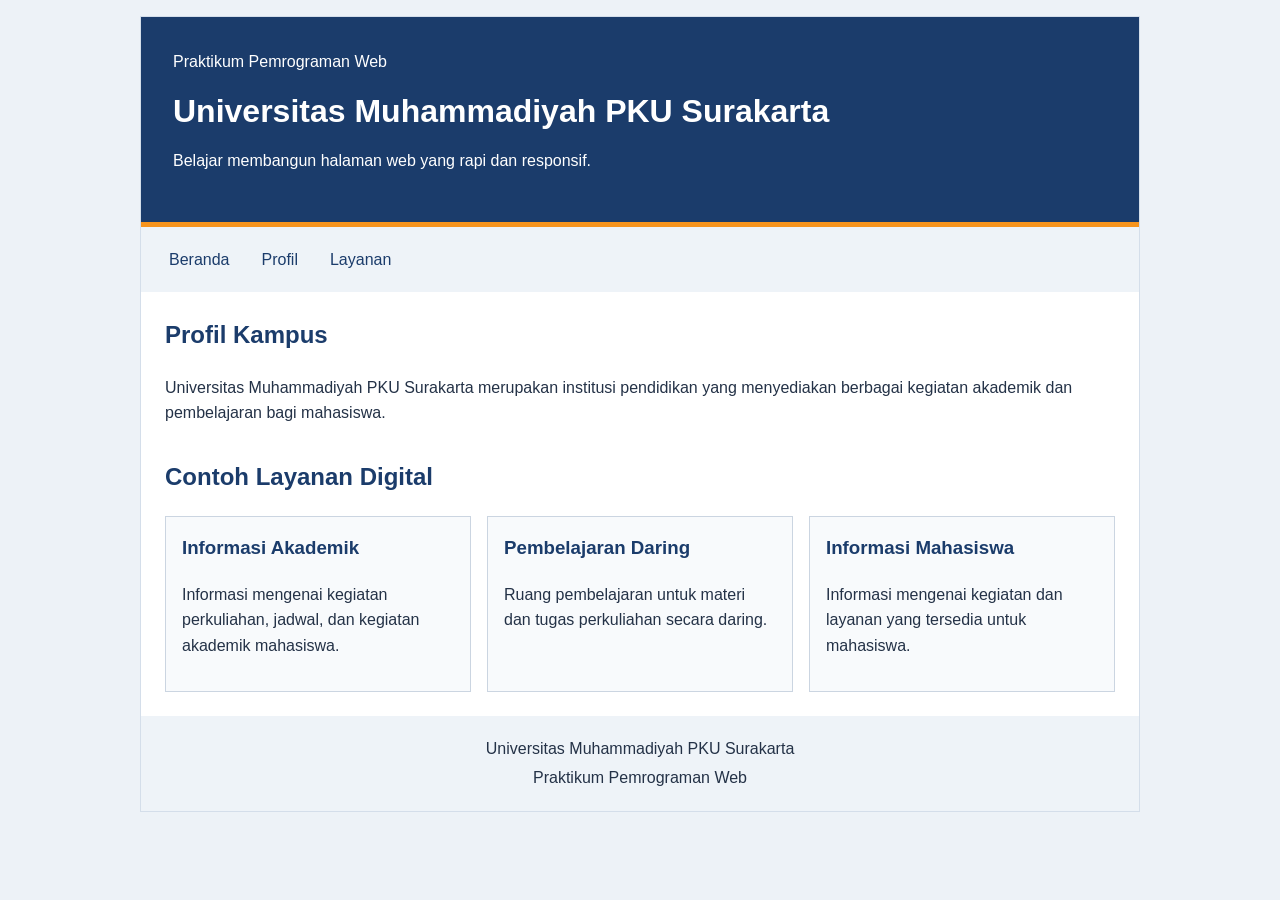
<file: index.html>
<!DOCTYPE html>
<html lang="id">
<head>
    <meta charset="UTF-8">
    <meta name="viewport" content="width=device-width, initial-scale=1">
    <title>Profil Kampus | UMPKU</title>
    <link rel="stylesheet" href="style.css">
</head>

<body>

    <div class="halaman">

        <header class="header" id="beranda">
            <p class="identitas">Praktikum Pemrograman Web</p>
            <h1>Universitas Muhammadiyah PKU Surakarta</h1>
            <p>Belajar membangun halaman web yang rapi dan responsif.</p>
        </header>

        <nav class="menu" aria-label="Navigasi utama">
            <a href="#beranda">Beranda</a>
            <a href="#profil">Profil</a>
            <a href="#layanan">Layanan</a>
        </nav>

        <main id="konten" tabindex="-1">

            <section id="profil" class="panel">
                <h2>Profil Kampus</h2>
                <p>
                    Universitas Muhammadiyah PKU Surakarta merupakan institusi
                    pendidikan yang menyediakan berbagai kegiatan akademik
                    dan pembelajaran bagi mahasiswa.
                </p>
            </section>

            <section id="layanan" class="panel">
                <h2>Contoh Layanan Digital</h2>

                <div class="kartu-grid">

                    <article class="kartu">
                        <h3>Informasi Akademik</h3>
                        <p>
                            Informasi mengenai kegiatan perkuliahan,
                            jadwal, dan kegiatan akademik mahasiswa.
                        </p>
                    </article>

                    <article class="kartu">
                        <h3>Pembelajaran Daring</h3>
                        <p>
                            Ruang pembelajaran untuk materi dan tugas
                            perkuliahan secara daring.
                        </p>
                    </article>

                    <article class="kartu">
                        <h3>Informasi Mahasiswa</h3>
                        <p>
                            Informasi mengenai kegiatan dan layanan
                            yang tersedia untuk mahasiswa.
                        </p>
                    </article>

                </div>
            </section>

        </main>

        <footer class="footer">
            <p>Universitas Muhammadiyah PKU Surakarta</p>
            <p>Praktikum Pemrograman Web</p>
        </footer>

    </div>

</body>
</html>
</file>
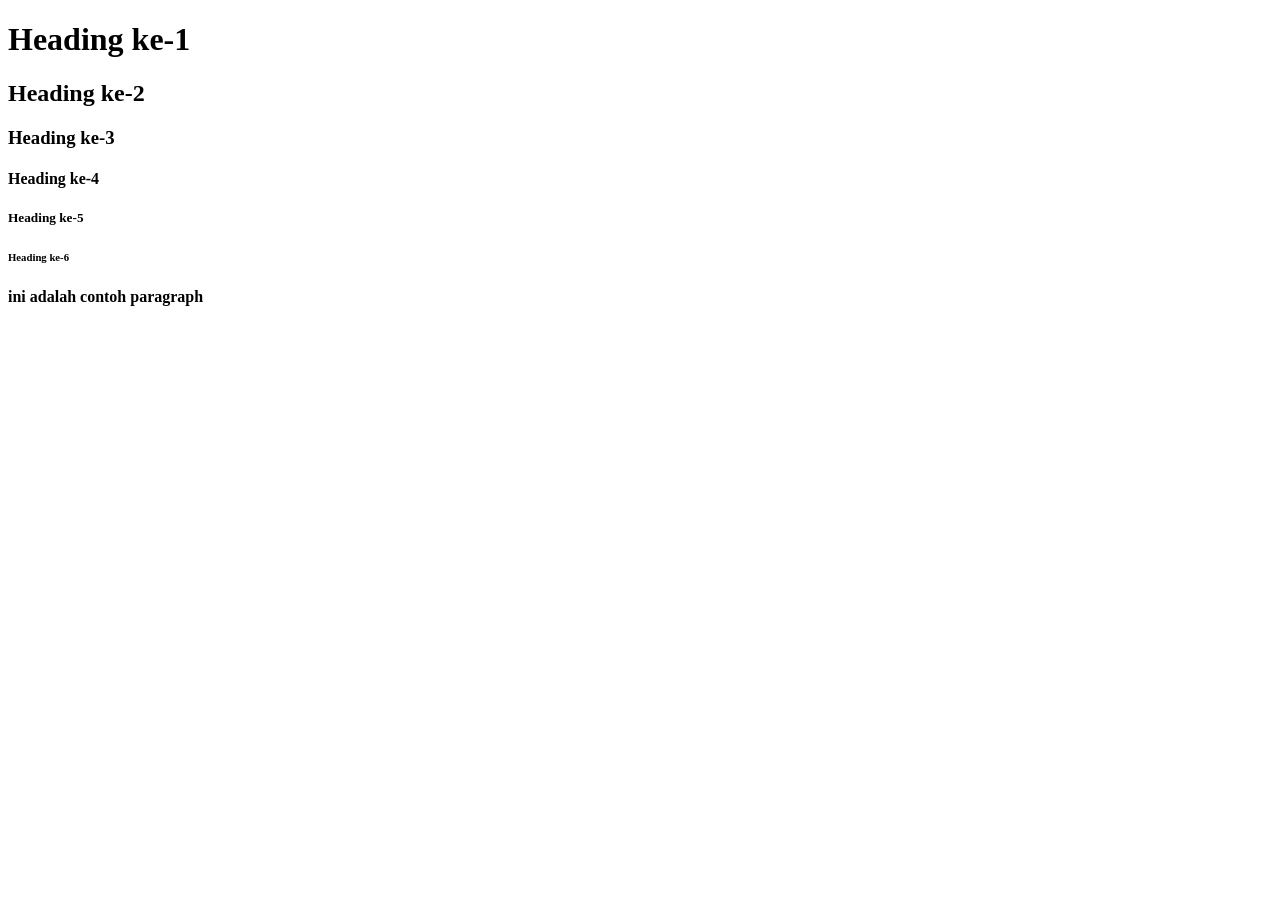
<file: tugas.html>
<!doctype html>
<html lang="en">
<head>
<meta charset="UTF-8">
<title> Belajar Membuat Heading dan Paragraph</title>
</head>
<body>
<h1>Heading ke-1</h1>
<h2>Heading ke-2</h2>
<h3>Heading ke-3</h3>
<h4>Heading ke-4</h4>
<h5>Heading ke-5</h5>
<h6>Heading ke-6</h6>
<p> <strong>ini adalah contoh paragraph</strong></p>
</body>
</body>
</html>
</file>
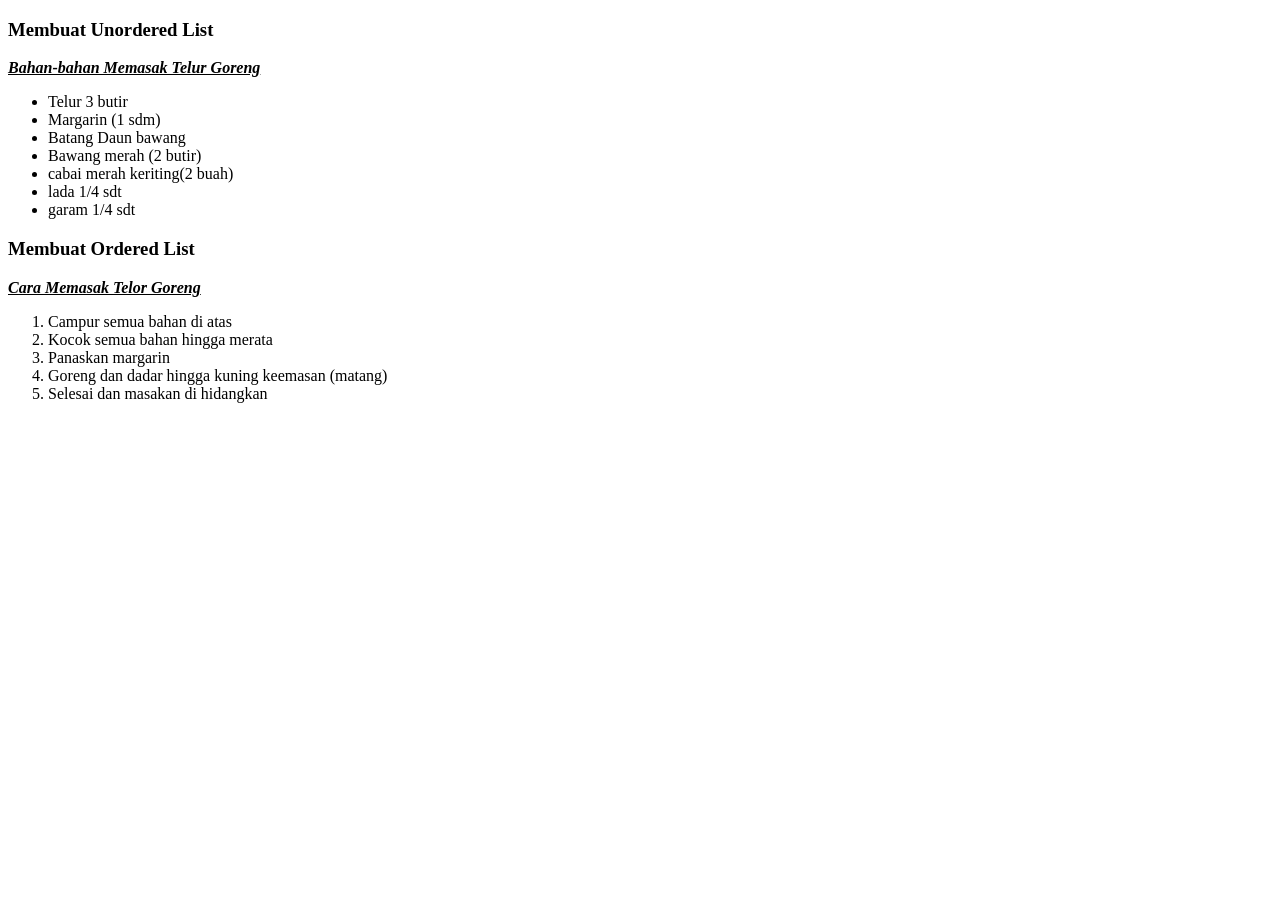
<file: tugas2.html>
<!doctype html>
<html>
<head>
<title>List</title>
</head>
<body>
<h3>Membuat Unordered List</h3>
<strong><i><u>Bahan-bahan Memasak Telur Goreng</u></i></strong>
<ul>
<li>Telur 3 butir</li>
<li>Margarin (1 sdm)</li>
<li>Batang Daun bawang</li>
<li>Bawang merah (2 butir)</li>
<li>cabai merah keriting(2 buah)</li>
<li>lada 1/4 sdt</li>
<li>garam 1/4 sdt</li>
</ul>
<h3>Membuat Ordered List</h3>
<strong><i><u>Cara Memasak Telor Goreng</u></i></strong>
<ol>
<li>Campur semua bahan di atas</li>
<li>Kocok semua bahan hingga merata</li>
<li>Panaskan margarin</li>
<li>Goreng dan dadar hingga kuning keemasan (matang)</li>
<li>Selesai dan masakan di hidangkan</li>
</ol>
</body>
</html>
</file>
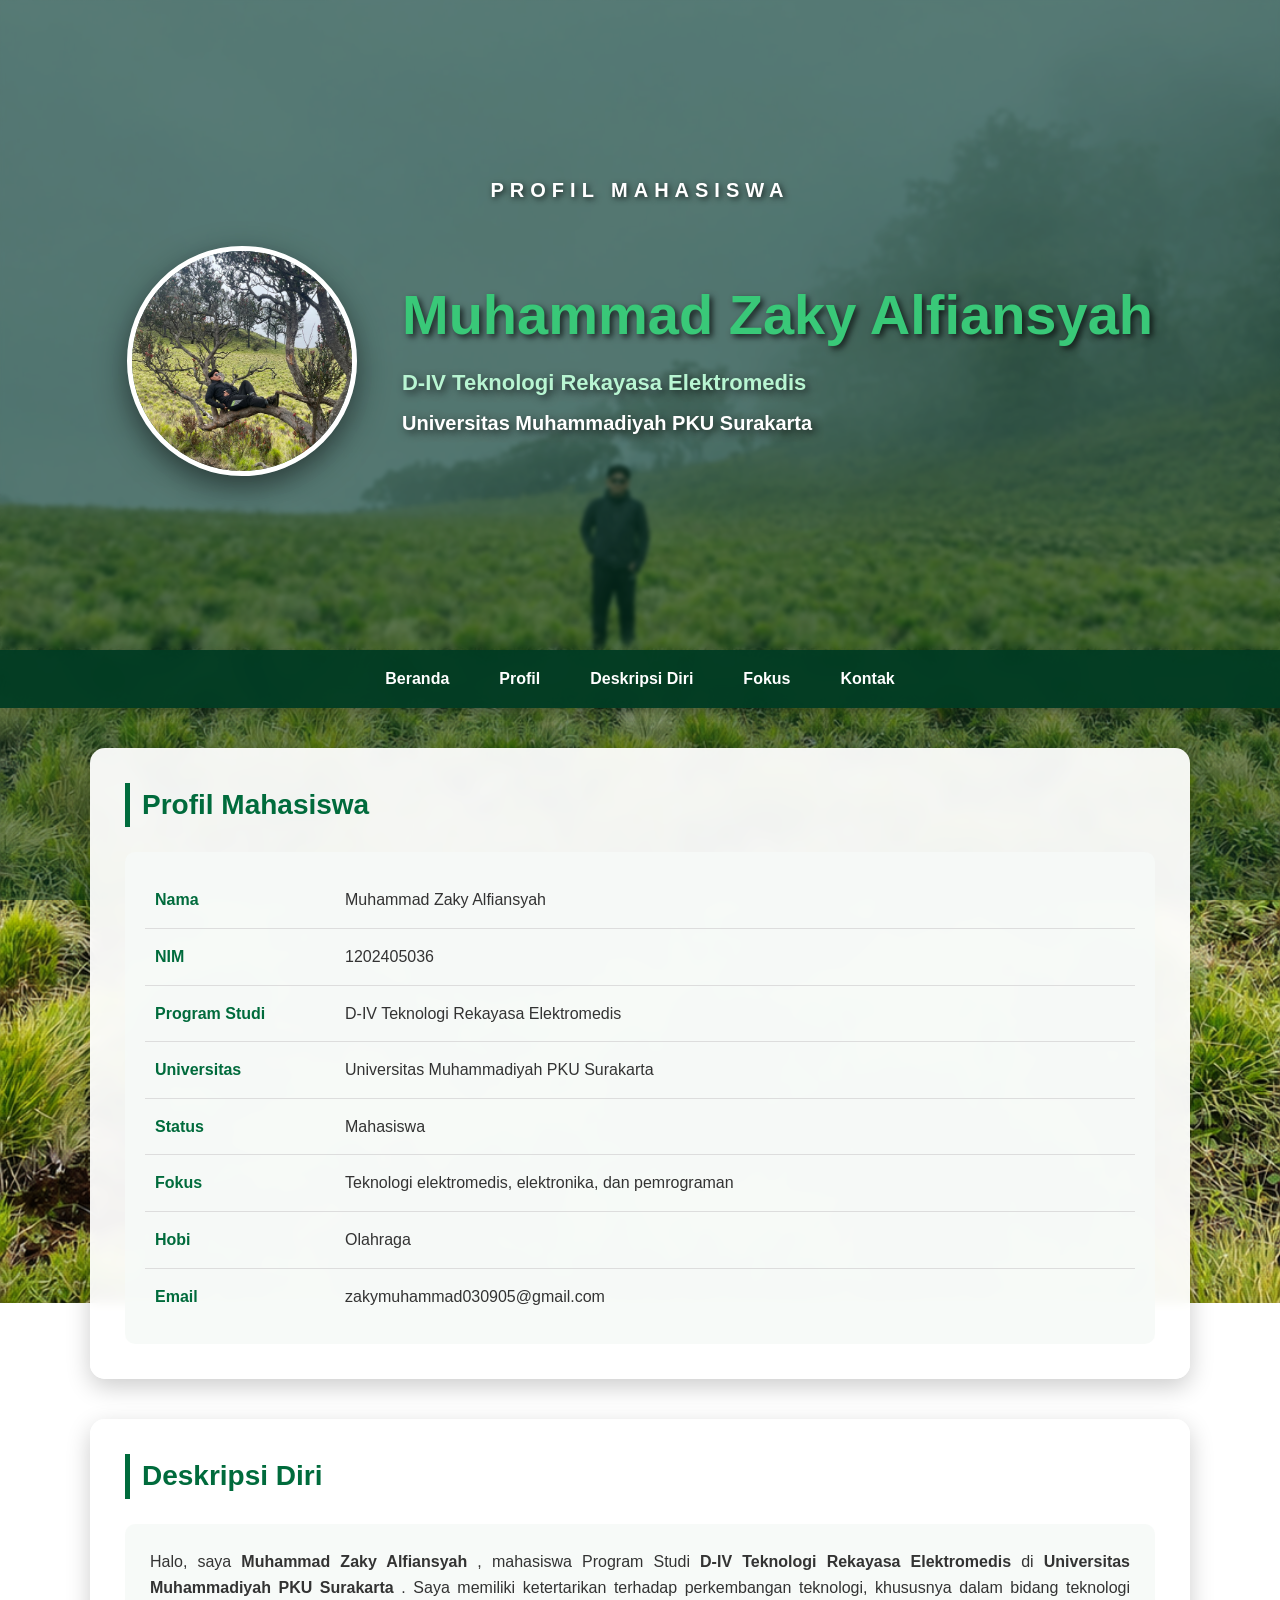
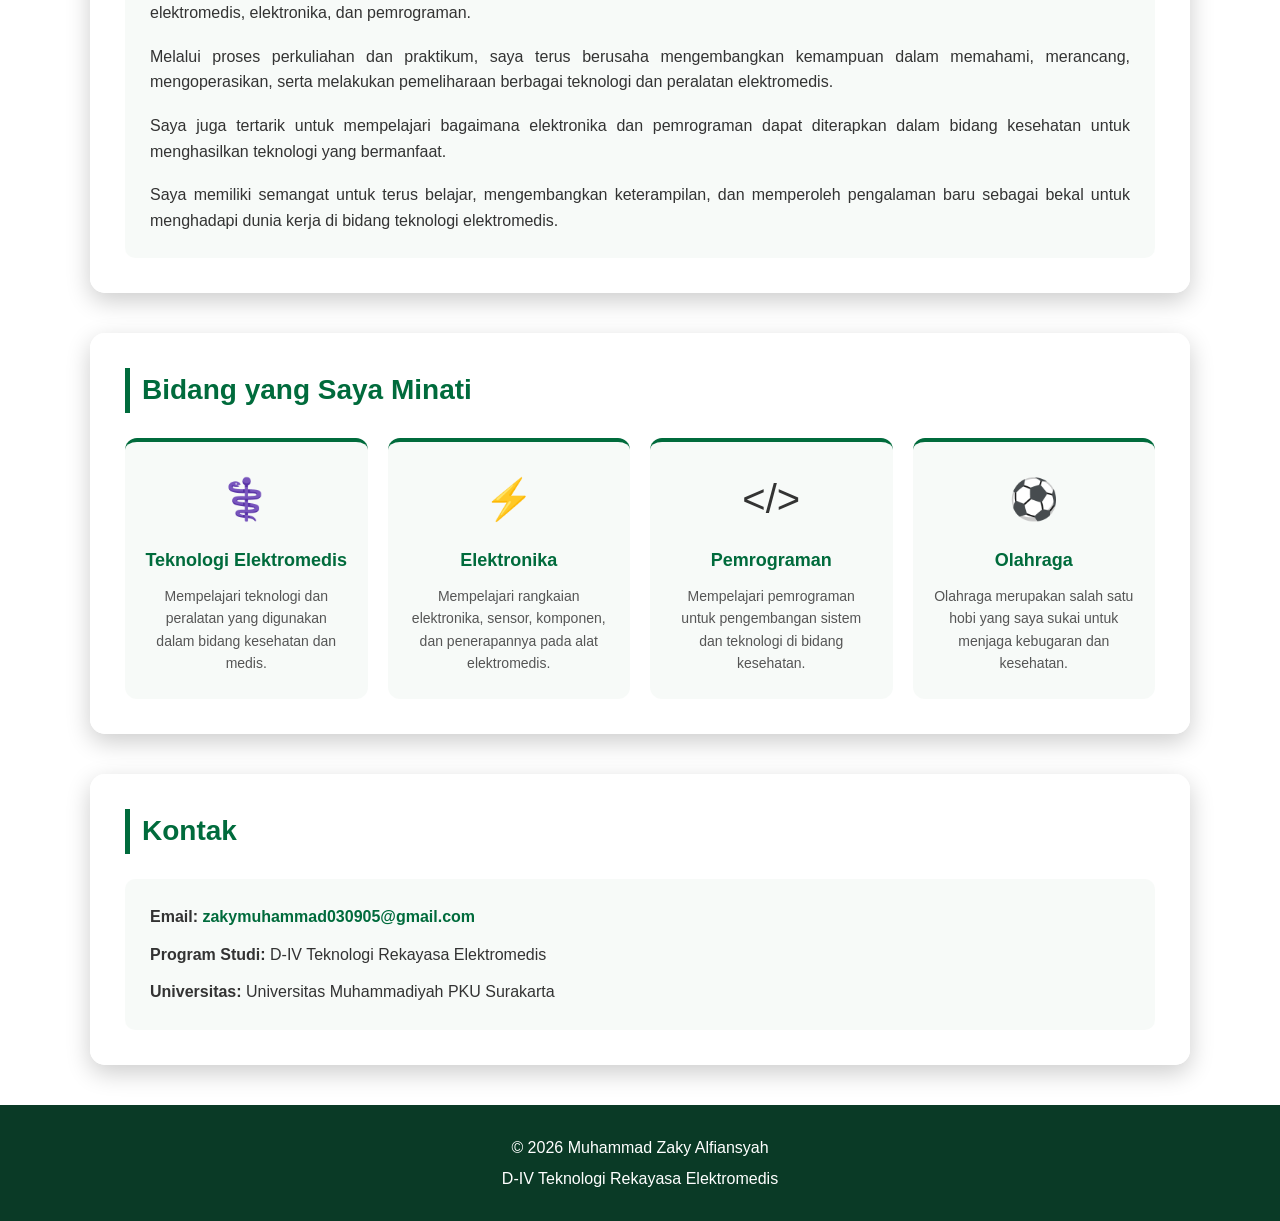
<file: Tugasdiri.html>
<!DOCTYPE html>
<html lang="id">

<head>

    <meta charset="UTF-8">

    <meta name="viewport" content="width=device-width, initial-scale=1.0">

    <title>Profil Mahasiswa | Muhammad Zaky Alfiansyah</title>


    <style>

        /* =====================================================
           RESET
        ===================================================== */

        * {
            margin: 0;
            padding: 0;
            box-sizing: border-box;
        }


        html {
            scroll-behavior: smooth;
        }


        body {

            font-family: Arial, Helvetica, sans-serif;

            color: #333;

            line-height: 1.6;

            min-height: 100vh;


            /* =================================================
               BACKGROUND FOTO
            ================================================= */

            background-image:

                linear-gradient(
                    rgba(0, 45, 25, 0.45),
                    rgba(0, 45, 25, 0.45)
                ),

                url("background.png");

            background-size: cover;

            background-position: center;

            background-attachment: fixed;

            background-repeat: no-repeat;
        }



        /* =====================================================
           CONTAINER
        ===================================================== */

        .container {

            width: 90%;

            max-width: 1100px;

            margin: auto;
        }



        /* =====================================================
           HEADER
        ===================================================== */

        .header {

            min-height: 650px;

            display: flex;

            align-items: center;

            justify-content: center;

            color: white;

            padding: 80px 20px;

            background:
                rgba(0, 70, 40, 0.20);

            backdrop-filter: blur(2px);
        }



        /* =====================================================
           JUDUL KECIL
        ===================================================== */

        .judul-kecil {

            text-align: center;

            font-size: 20px;

            font-weight: 800;

            letter-spacing: 6px;

            color: white;

            margin-bottom: 40px;

            text-shadow:
                2px 2px 6px
                rgba(0, 0, 0, 0.75);
        }



        /* =====================================================
           FOTO + IDENTITAS
        ===================================================== */

        .profil-header {

            display: flex;

            align-items: center;

            justify-content: center;

            gap: 45px;
        }



        /* =====================================================
           FOTO PROFIL
        ===================================================== */

        .foto-profil {

            width: 230px;

            height: 230px;

            object-fit: cover;

            border-radius: 50%;

            border: 5px solid white;

            box-shadow:
                0 10px 30px
                rgba(0, 0, 0, 0.50);

            flex-shrink: 0;
        }



        /* =====================================================
           IDENTITAS
        ===================================================== */

        .nama {

            text-align: left;

            text-shadow:
                3px 3px 8px
                rgba(0, 0, 0, 0.70);
        }



        /* =====================================================
           NAMA UTAMA
        ===================================================== */

        .nama h1 {

            font-size: 56px;

            font-weight: 800;

            line-height: 1.15;

            margin-bottom: 18px;

            color: #39c878;

            text-shadow:
                3px 3px 6px
                rgba(0, 0, 0, 0.70);
        }



        /* =====================================================
           PROGRAM STUDI
        ===================================================== */

        .nama p:first-of-type {

            font-size: 22px;

            font-weight: 700;

            color: #b8f5d2;

            margin-bottom: 7px;
        }



        /* =====================================================
           UNIVERSITAS
        ===================================================== */

        .nama p:last-of-type {

            font-size: 20px;

            font-weight: 600;

            color: white;
        }



        /* =====================================================
           NAVBAR
        ===================================================== */

        .navbar {

            background:
                rgba(0, 60, 35, 0.95);

            position: sticky;

            top: 0;

            z-index: 1000;

            backdrop-filter:
                blur(10px);

            box-shadow:
                0 3px 10px
                rgba(0, 0, 0, 0.25);
        }



        .menu {

            display: flex;

            justify-content: center;

            align-items: center;
        }



        .menu a {

            color: white;

            text-decoration: none;

            padding: 16px 25px;

            font-weight: bold;

            transition: 0.3s;
        }



        .menu a:hover {

            background-color: white;

            color: #006b3c;
        }



        /* =====================================================
           SECTION
        ===================================================== */

        .section {

            background:
                rgba(255, 255, 255, 0.94);

            margin: 40px 0;

            padding: 35px;

            border-radius: 15px;

            box-shadow:
                0 8px 25px
                rgba(0, 0, 0, 0.20);

            backdrop-filter:
                blur(6px);
        }



        .section h2 {

            color: #006b3c;

            font-size: 28px;

            margin-bottom: 25px;

            border-left:
                5px solid #006b3c;

            padding-left: 12px;
        }



        /* =====================================================
           PROFIL MAHASISWA
        ===================================================== */

        .profil-box {

            background:
                rgba(247, 250, 248, 0.92);

            border-radius: 10px;

            padding: 20px;
        }



        .data {

            display: flex;

            padding: 15px 10px;

            border-bottom:
                1px solid #ddd;
        }



        .data:last-child {

            border-bottom: none;
        }



        .data span {

            width: 190px;

            font-weight: bold;

            color: #006b3c;

            flex-shrink: 0;
        }



        .data p {

            flex: 1;
        }



        /* =====================================================
           DESKRIPSI DIRI
        ===================================================== */

        .deskripsi-box {

            background:
                rgba(247, 250, 248, 0.92);

            padding: 25px;

            border-radius: 10px;
        }



        .deskripsi-box p {

            margin-bottom: 18px;

            text-align: justify;
        }



        .deskripsi-box p:last-child {

            margin-bottom: 0;
        }



        /* =====================================================
           BIDANG YANG DIMINATI
        ===================================================== */

        .kartu-container {

            display: grid;

            grid-template-columns:
                repeat(4, 1fr);

            gap: 20px;
        }



        .kartu {

            background:
                rgba(247, 250, 248, 0.95);

            padding: 25px 20px;

            text-align: center;

            border-radius: 12px;

            border-top:
                4px solid #006b3c;

            transition:
                all 0.3s ease;
        }



        .kartu:hover {

            transform:
                translateY(-8px);

            box-shadow:
                0 10px 25px
                rgba(0, 0, 0, 0.18);
        }



        .ikon {

            font-size: 40px;

            margin-bottom: 15px;
        }



        .kartu h3 {

            color: #006b3c;

            margin-bottom: 10px;

            font-size: 18px;
        }



        .kartu p {

            font-size: 14px;

            color: #555;
        }



        /* =====================================================
           KONTAK
        ===================================================== */

        .kontak-box {

            background:
                rgba(247, 250, 248, 0.92);

            padding: 25px;

            border-radius: 10px;
        }



        .kontak-box p {

            margin-bottom: 12px;
        }



        .kontak-box p:last-child {

            margin-bottom: 0;
        }



        .kontak-box a {

            color: #006b3c;

            text-decoration: none;

            font-weight: bold;
        }



        .kontak-box a:hover {

            text-decoration: underline;
        }



        /* =====================================================
           FOOTER
        ===================================================== */

        .footer {

            background:
                rgba(0, 50, 30, 0.96);

            color: white;

            text-align: center;

            padding: 25px 10px;

            margin-top: 40px;
        }



        .footer p {

            margin: 5px 0;
        }



        /* =====================================================
           TABLET
        ===================================================== */

        @media (max-width: 1000px) {

            .nama h1 {

                font-size: 45px;
            }


            .foto-profil {

                width: 210px;

                height: 210px;
            }


            .kartu-container {

                grid-template-columns:
                    repeat(2, 1fr);
            }

        }



        /* =====================================================
           HP / MOBILE
        ===================================================== */

        @media (max-width: 600px) {

            body {

                background-attachment:
                    scroll;
            }


            /* HEADER */

            .header {

                min-height: 620px;

                padding:
                    50px 15px;
            }


            /* JUDUL */

            .judul-kecil {

                font-size: 15px;

                letter-spacing: 4px;

                margin-bottom: 30px;
            }


            /* PROFIL */

            .profil-header {

                flex-direction:
                    column;

                text-align:
                    center;

                gap: 25px;
            }


            /* FOTO PROFIL */

            .foto-profil {

                width: 175px;

                height: 175px;
            }


            /* IDENTITAS */

            .nama {

                text-align:
                    center;
            }


            /* NAMA */

            .nama h1 {

                font-size: 34px;

                line-height: 1.2;

                margin-bottom: 15px;

                color: #39c878;

                text-shadow:
                    2px 2px 5px
                    rgba(0, 0, 0, 0.70);
            }


            /* PROGRAM STUDI */

            .nama p:first-of-type {

                font-size: 18px;
            }


            /* UNIVERSITAS */

            .nama p:last-of-type {

                font-size: 16px;
            }


            /* NAVIGASI */

            .menu {

                flex-direction:
                    column;
            }


            .menu a {

                width: 100%;

                text-align:
                    center;

                padding:
                    12px;
            }


            /* SECTION */

            .section {

                margin: 25px 0;

                padding:
                    22px 18px;
            }


            .section h2 {

                font-size: 23px;
            }


            /* DATA PROFIL */

            .data {

                flex-direction:
                    column;

                gap: 5px;
            }


            .data span {

                width: 100%;
            }


            /* KARTU */

            .kartu-container {

                grid-template-columns:
                    1fr;
            }


            /* DESKRIPSI */

            .deskripsi-box p {

                text-align:
                    left;
            }

        }

    </style>

</head>



<body>


    <!-- =====================================================
         HEADER
    ====================================================== -->

    <header
        class="header"
        id="beranda"
    >

        <div class="container">


            <p class="judul-kecil">
                PROFIL MAHASISWA
            </p>



            <div class="profil-header">


                <!-- FOTO PROFIL -->

                <img
                    src="foto-profil.jpeg"
                    alt="Foto Muhammad Zaky Alfiansyah"
                    class="foto-profil"
                >



                <!-- IDENTITAS -->

                <div class="nama">

                    <h1>
                        Muhammad Zaky Alfiansyah
                    </h1>


                    <p>
                        D-IV Teknologi Rekayasa Elektromedis
                    </p>


                    <p>
                        Universitas Muhammadiyah PKU Surakarta
                    </p>

                </div>


            </div>

        </div>

    </header>



    <!-- =====================================================
         NAVIGASI
    ====================================================== -->

    <nav class="navbar">

        <div class="container menu">


            <a href="#beranda">
                Beranda
            </a>


            <a href="#profil">
                Profil
            </a>


            <a href="#deskripsi">
                Deskripsi Diri
            </a>


            <a href="#fokus">
                Fokus
            </a>


            <a href="#kontak">
                Kontak
            </a>


        </div>

    </nav>



    <!-- =====================================================
         KONTEN UTAMA
    ====================================================== -->

    <main class="container">


        <!-- =================================================
             PROFIL MAHASISWA
        ================================================== -->

        <section
            id="profil"
            class="section"
        >

            <h2>
                Profil Mahasiswa
            </h2>


            <div class="profil-box">


                <div class="data">

                    <span>
                        Nama
                    </span>

                    <p>
                        Muhammad Zaky Alfiansyah
                    </p>

                </div>



                <div class="data">

                    <span>
                        NIM
                    </span>

                    <p>
                        1202405036
                    </p>

                </div>



                <div class="data">

                    <span>
                        Program Studi
                    </span>

                    <p>
                        D-IV Teknologi Rekayasa Elektromedis
                    </p>

                </div>



                <div class="data">

                    <span>
                        Universitas
                    </span>

                    <p>
                        Universitas Muhammadiyah PKU Surakarta
                    </p>

                </div>



                <div class="data">

                    <span>
                        Status
                    </span>

                    <p>
                        Mahasiswa
                    </p>

                </div>



                <div class="data">

                    <span>
                        Fokus
                    </span>

                    <p>
                        Teknologi elektromedis,
                        elektronika, dan pemrograman
                    </p>

                </div>



                <div class="data">

                    <span>
                        Hobi
                    </span>

                    <p>
                        Olahraga
                    </p>

                </div>



                <div class="data">

                    <span>
                        Email
                    </span>

                    <p>
                        zakymuhammad030905@gmail.com
                    </p>

                </div>


            </div>

        </section>



        <!-- =================================================
             DESKRIPSI DIRI
        ================================================== -->

        <section
            id="deskripsi"
            class="section"
        >

            <h2>
                Deskripsi Diri
            </h2>


            <div class="deskripsi-box">


                <p>

                    Halo, saya
                    <strong>
                        Muhammad Zaky Alfiansyah
                    </strong>,

                    mahasiswa Program Studi
                    <strong>
                        D-IV Teknologi Rekayasa Elektromedis
                    </strong>

                    di
                    <strong>
                        Universitas Muhammadiyah PKU Surakarta
                    </strong>.

                    Saya memiliki ketertarikan terhadap
                    perkembangan teknologi, khususnya dalam
                    bidang teknologi elektromedis,
                    elektronika, dan pemrograman.

                </p>



                <p>

                    Melalui proses perkuliahan dan praktikum,
                    saya terus berusaha mengembangkan kemampuan
                    dalam memahami, merancang, mengoperasikan,
                    serta melakukan pemeliharaan berbagai
                    teknologi dan peralatan elektromedis.

                </p>



                <p>

                    Saya juga tertarik untuk mempelajari
                    bagaimana elektronika dan pemrograman
                    dapat diterapkan dalam bidang kesehatan
                    untuk menghasilkan teknologi yang
                    bermanfaat.

                </p>



                <p>

                    Saya memiliki semangat untuk terus belajar,
                    mengembangkan keterampilan, dan memperoleh
                    pengalaman baru sebagai bekal untuk
                    menghadapi dunia kerja di bidang
                    teknologi elektromedis.

                </p>


            </div>

        </section>



        <!-- =================================================
             BIDANG MINAT
        ================================================== -->

        <section
            id="fokus"
            class="section"
        >

            <h2>
                Bidang yang Saya Minati
            </h2>


            <div class="kartu-container">


                <div class="kartu">

                    <div class="ikon">
                        ⚕️
                    </div>

                    <h3>
                        Teknologi Elektromedis
                    </h3>

                    <p>

                        Mempelajari teknologi dan peralatan
                        yang digunakan dalam bidang kesehatan
                        dan medis.

                    </p>

                </div>



                <div class="kartu">

                    <div class="ikon">
                        ⚡
                    </div>

                    <h3>
                        Elektronika
                    </h3>

                    <p>

                        Mempelajari rangkaian elektronika,
                        sensor, komponen, dan penerapannya
                        pada alat elektromedis.

                    </p>

                </div>



                <div class="kartu">

                    <div class="ikon">
                        &lt;/&gt;
                    </div>

                    <h3>
                        Pemrograman
                    </h3>

                    <p>

                        Mempelajari pemrograman untuk
                        pengembangan sistem dan teknologi
                        di bidang kesehatan.

                    </p>

                </div>



                <div class="kartu">

                    <div class="ikon">
                        ⚽
                    </div>

                    <h3>
                        Olahraga
                    </h3>

                    <p>

                        Olahraga merupakan salah satu hobi
                        yang saya sukai untuk menjaga
                        kebugaran dan kesehatan.

                    </p>

                </div>


            </div>

        </section>



        <!-- =================================================
             KONTAK
        ================================================== -->

        <section
            id="kontak"
            class="section"
        >

            <h2>
                Kontak
            </h2>


            <div class="kontak-box">


                <p>

                    <strong>
                        Email:
                    </strong>

                    <a
                        href="mailto:zakymuhammad030905@gmail.com"
                    >
                        zakymuhammad030905@gmail.com
                    </a>

                </p>



                <p>

                    <strong>
                        Program Studi:
                    </strong>

                    D-IV Teknologi Rekayasa Elektromedis

                </p>



                <p>

                    <strong>
                        Universitas:
                    </strong>

                    Universitas Muhammadiyah PKU Surakarta

                </p>


            </div>

        </section>


    </main>



    <!-- =====================================================
         FOOTER
    ====================================================== -->

    <footer class="footer">

        <p>
            &copy; 2026 Muhammad Zaky Alfiansyah
        </p>

        <p>
            D-IV Teknologi Rekayasa Elektromedis
        </p>

    </footer>


</body>

</html>
</file>
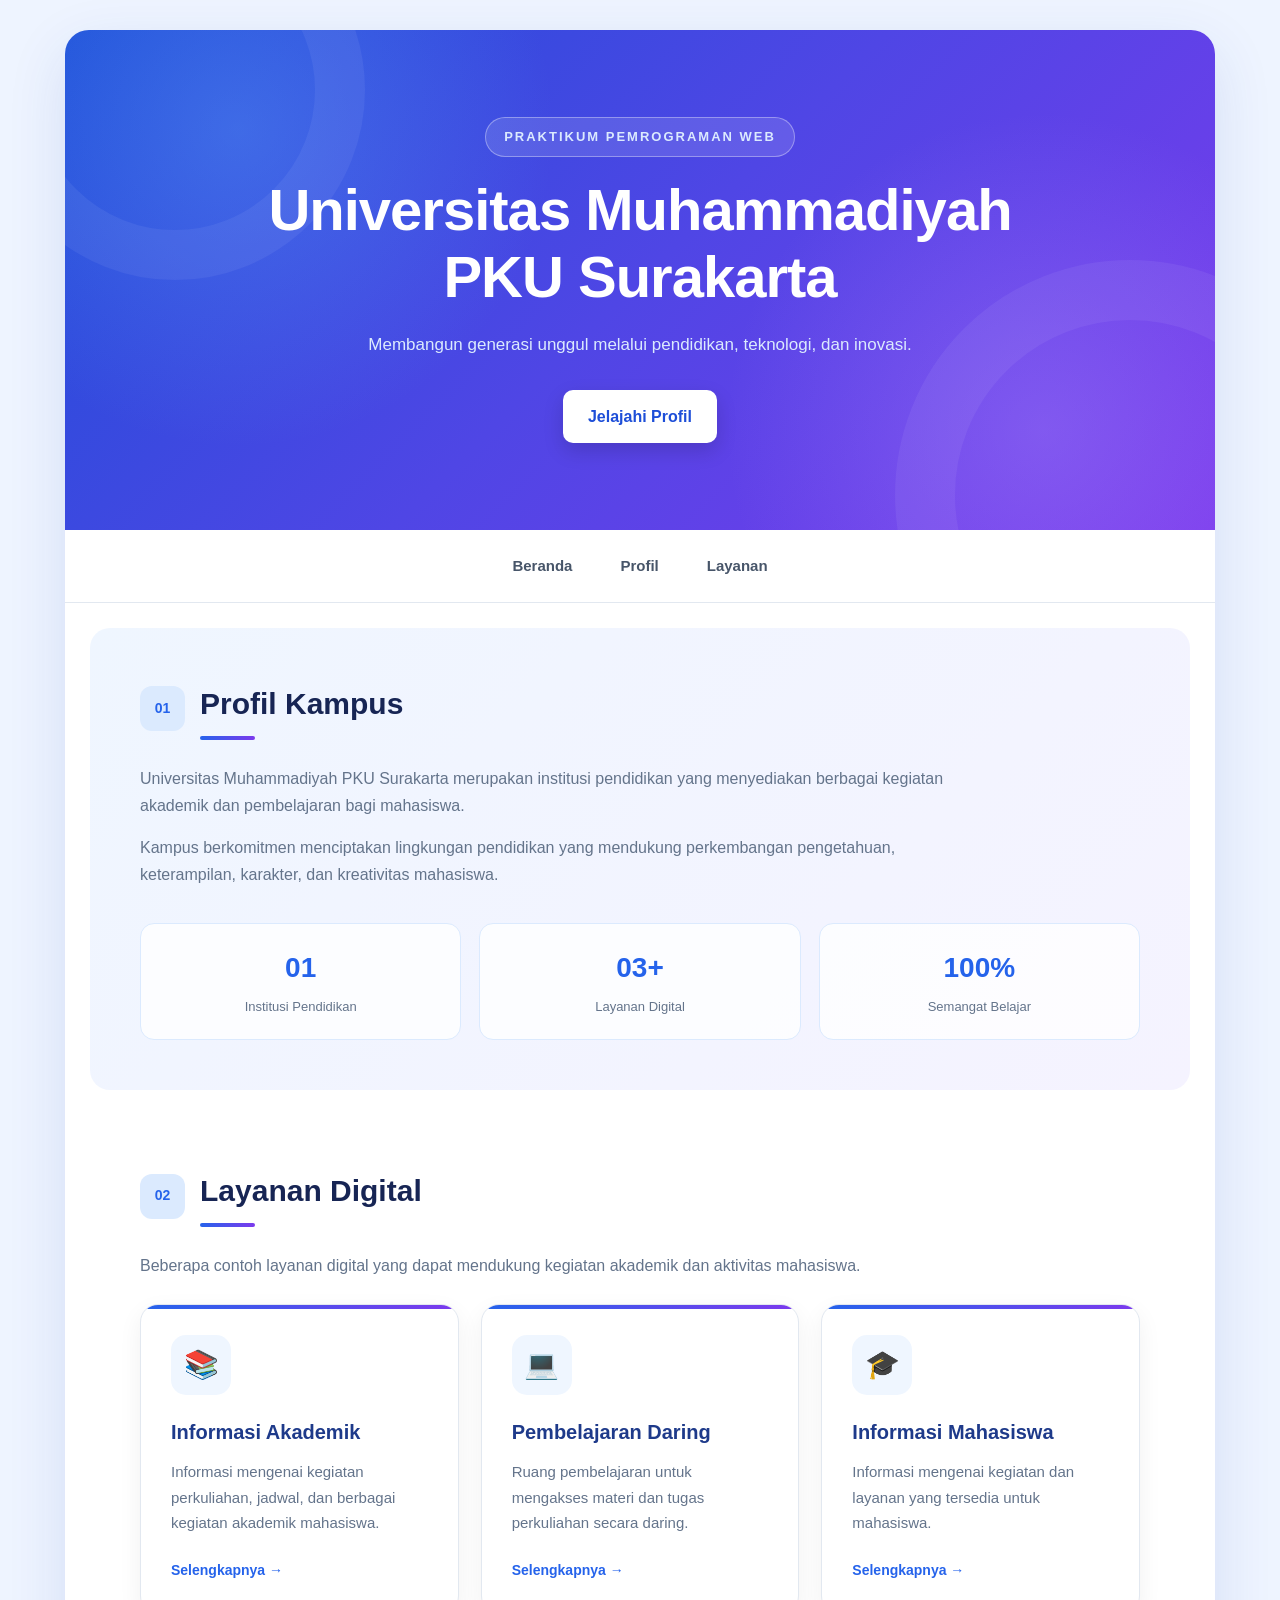
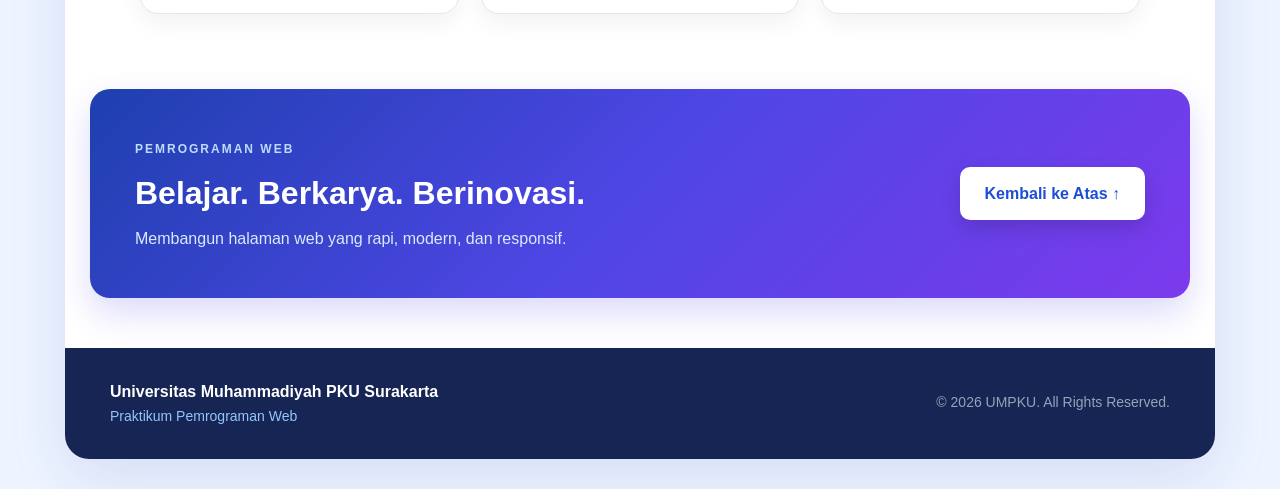
<file: praktikum3/latihan2.html>
<!DOCTYPE html>
<html lang="id">

<head>
    <meta charset="UTF-8">
    <meta name="viewport" content="width=device-width, initial-scale=1.0">

    <title>Profil Kampus | UMPKU</title>

    <link rel="stylesheet" href="style.css">
</head>

<body>

    <div class="halaman">

        <!-- HEADER -->
        <header class="header" id="beranda">

            <div class="header-content">

                <p class="identitas">
                    PRAKTIKUM PEMROGRAMAN WEB
                </p>

                <h1>
                    Universitas Muhammadiyah
                    PKU Surakarta
                </h1>

                <p class="deskripsi-header">
                    Membangun generasi unggul melalui pendidikan,
                    teknologi, dan inovasi.
                </p>

                <a href="#profil" class="tombol">
                    Jelajahi Profil
                </a>

            </div>

        </header>


        <!-- NAVIGASI -->
        <nav class="menu" aria-label="Navigasi utama">

            <a href="#beranda">Beranda</a>
            <a href="#profil">Profil</a>
            <a href="#layanan">Layanan</a>

        </nav>


        <!-- KONTEN UTAMA -->
        <main id="konten" tabindex="-1">

            <!-- PROFIL -->
            <section id="profil" class="panel profil">

                <div class="judul-section">
                    <span>01</span>
                    <h2>Profil Kampus</h2>
                </div>

                <p>
                    Universitas Muhammadiyah PKU Surakarta merupakan
                    institusi pendidikan yang menyediakan berbagai
                    kegiatan akademik dan pembelajaran bagi mahasiswa.
                </p>

                <p>
                    Kampus berkomitmen menciptakan lingkungan pendidikan
                    yang mendukung perkembangan pengetahuan, keterampilan,
                    karakter, dan kreativitas mahasiswa.
                </p>

                <div class="statistik">

                    <div class="statistik-item">
                        <strong>01</strong>
                        <span>Institusi Pendidikan</span>
                    </div>

                    <div class="statistik-item">
                        <strong>03+</strong>
                        <span>Layanan Digital</span>
                    </div>

                    <div class="statistik-item">
                        <strong>100%</strong>
                        <span>Semangat Belajar</span>
                    </div>

                </div>

            </section>


            <!-- LAYANAN -->
            <section id="layanan" class="panel">

                <div class="judul-section">
                    <span>02</span>
                    <h2>Layanan Digital</h2>
                </div>

                <p class="intro">
                    Beberapa contoh layanan digital yang dapat mendukung
                    kegiatan akademik dan aktivitas mahasiswa.
                </p>


                <div class="kartu-grid">

                    <!-- KARTU 1 -->
                    <article class="kartu">

                        <div class="ikon">
                            📚
                        </div>

                        <h3>
                            Informasi Akademik
                        </h3>

                        <p>
                            Informasi mengenai kegiatan perkuliahan,
                            jadwal, dan berbagai kegiatan akademik
                            mahasiswa.
                        </p>

                        <a href="#" class="selengkapnya">
                            Selengkapnya →
                        </a>

                    </article>


                    <!-- KARTU 2 -->
                    <article class="kartu">

                        <div class="ikon">
                            💻
                        </div>

                        <h3>
                            Pembelajaran Daring
                        </h3>

                        <p>
                            Ruang pembelajaran untuk mengakses materi
                            dan tugas perkuliahan secara daring.
                        </p>

                        <a href="#" class="selengkapnya">
                            Selengkapnya →
                        </a>

                    </article>


                    <!-- KARTU 3 -->
                    <article class="kartu">

                        <div class="ikon">
                            🎓
                        </div>

                        <h3>
                            Informasi Mahasiswa
                        </h3>

                        <p>
                            Informasi mengenai kegiatan dan layanan
                            yang tersedia untuk mahasiswa.
                        </p>

                        <a href="#" class="selengkapnya">
                            Selengkapnya →
                        </a>

                    </article>

                </div>

            </section>


            <!-- CTA -->
            <section class="cta">

                <div>
                    <span>PEMROGRAMAN WEB</span>

                    <h2>
                        Belajar. Berkarya.
                        Berinovasi.
                    </h2>

                    <p>
                        Membangun halaman web yang rapi,
                        modern, dan responsif.
                    </p>
                </div>

                <a href="#beranda" class="tombol tombol-light">
                    Kembali ke Atas ↑
                </a>

            </section>

        </main>


        <!-- FOOTER -->
        <footer class="footer">

            <div>
                <h3>
                    Universitas Muhammadiyah PKU Surakarta
                </h3>

                <p>
                    Praktikum Pemrograman Web
                </p>
            </div>

            <p class="copyright">
                © 2026 UMPKU. All Rights Reserved.
            </p>

        </footer>

    </div>

</body>

</html>
</file>
<file: style.css>
* {
    box-sizing: border-box;
}

html {
    scroll-padding-top: 1rem;
}

body {
    margin: 0;
    font-family: Arial, sans-serif;
    line-height: 1.6;
    color: #243247;
    background-color: #edf2f7;
}

.halaman {
    width: min(100% - 2rem, 1000px);
    margin: 1rem auto;
    background: #ffffff;
    border: 1px solid #d4deea;
}

.header {
    padding: 2rem;
    color: #ffffff;
    background: #1b3c6b;
    border-bottom: 5px solid #f7941d;
}

h1 {
    margin: 0 0 1rem;
    font-size: 2rem;
    line-height: 1.3;
}

h2,
h3 {
    margin-top: 0;
    color: #1b3c6b;
}

.identitas {
    margin-top: 0;
}

.menu {
    display: flex;
    flex-wrap: wrap;
    gap: 0.5rem;
    padding: 0.75rem 1rem;
    background: #eef3f8;
}

.menu a {
    padding: 0.5rem 0.75rem;
    color: #1b3c6b;
    text-decoration: none;
    border-radius: 0.25rem;
}

.menu a:hover {
    color: #ffffff;
    background: #1b3c6b;
}

.menu a:focus-visible {
    outline: 3px solid #1b3c6b;
    outline-offset: 3px;
}

main {
    padding: 1.5rem;
}

.panel + .panel {
    margin-top: 2rem;
}

.kartu-grid {
    display: grid;
    grid-template-columns: repeat(3, minmax(0, 1fr));
    gap: 1rem;
}

.kartu {
    padding: 1rem;
    border: 1px solid #cbd5e1;
    background: #f8fafc;
}

.kartu:hover {
    transform: translateY(-3px);
}

.footer {
    padding: 1rem;
    text-align: center;
    background: #eef3f8;
}

.footer p {
    margin: 0.25rem 0;
}

/* Tampilan HP */
@media (max-width: 600px) {

    .header {
        padding: 1.25rem;
    }

    h1 {
        font-size: 1.5rem;
    }

    main {
        padding: 1rem;
    }

    .kartu-grid {
        grid-template-columns: 1fr;
    }

}
</file>
<file: praktikum3/style.css>
/* =========================================
   RESET
========================================= */

* {
    margin: 0;
    padding: 0;
    box-sizing: border-box;
}

html {
    scroll-behavior: smooth;
}

body {
    font-family: "Segoe UI", Arial, sans-serif;
    background: #eef4ff;
    color: #1e293b;
    line-height: 1.7;
}


/* =========================================
   HALAMAN
========================================= */

.halaman {
    width: min(1150px, 94%);
    margin: 30px auto;
    background: #ffffff;
    border-radius: 24px;
    overflow: hidden;
    box-shadow: 0 20px 60px rgba(30, 64, 175, 0.12);
}


/* =========================================
   HEADER
========================================= */

.header {
    position: relative;
    min-height: 500px;
    display: flex;
    justify-content: center;
    align-items: center;
    text-align: center;
    padding: 70px 30px;

    color: white;

    background:
        radial-gradient(
            circle at 15% 20%,
            rgba(96, 165, 250, 0.35),
            transparent 30%
        ),
        radial-gradient(
            circle at 85% 80%,
            rgba(167, 139, 250, 0.35),
            transparent 30%
        ),
        linear-gradient(
            135deg,
            #1d4ed8,
            #4f46e5,
            #7c3aed
        );

    overflow: hidden;
}


/* Lingkaran dekorasi */

.header::before {
    content: "";
    position: absolute;

    width: 280px;
    height: 280px;

    top: -130px;
    left: -80px;

    border-radius: 50%;

    border: 50px solid rgba(255, 255, 255, 0.06);
}

.header::after {
    content: "";
    position: absolute;

    width: 350px;
    height: 350px;

    right: -150px;
    bottom: -200px;

    border-radius: 50%;

    border: 60px solid rgba(255, 255, 255, 0.06);
}


/* Isi header */

.header-content {
    position: relative;
    z-index: 2;
    max-width: 800px;
}


/* Label */

.identitas {
    display: inline-block;

    padding: 8px 18px;
    margin-bottom: 20px;

    border: 1px solid rgba(255, 255, 255, 0.35);
    border-radius: 50px;

    background: rgba(255, 255, 255, 0.12);

    color: #dbeafe;

    font-size: 13px;
    font-weight: 700;

    letter-spacing: 2px;
}


/* Judul */

.header h1 {
    font-size: clamp(35px, 6vw, 58px);

    line-height: 1.15;

    font-weight: 800;

    letter-spacing: -1px;

    margin-bottom: 20px;
}


/* Deskripsi */

.deskripsi-header {
    max-width: 650px;

    margin: 0 auto 30px;

    color: #dbeafe;

    font-size: 17px;
}


/* =========================================
   TOMBOL
========================================= */

.tombol {
    display: inline-block;

    padding: 13px 25px;

    border-radius: 10px;

    background: white;

    color: #1d4ed8;

    text-decoration: none;

    font-weight: 700;

    box-shadow: 0 8px 20px rgba(0, 0, 0, 0.15);

    transition: 0.3s ease;
}

.tombol:hover {
    transform: translateY(-3px);

    box-shadow:
        0 12px 25px rgba(0, 0, 0, 0.2);
}


/* =========================================
   NAVIGASI
========================================= */

.menu {
    position: sticky;

    top: 0;

    z-index: 100;

    display: flex;

    justify-content: center;

    gap: 8px;

    padding: 14px 20px;

    background: rgba(255, 255, 255, 0.95);

    backdrop-filter: blur(10px);

    border-bottom: 1px solid #e2e8f0;
}

.menu a {
    position: relative;

    padding: 9px 20px;

    border-radius: 8px;

    color: #475569;

    text-decoration: none;

    font-size: 15px;

    font-weight: 600;

    transition: 0.3s ease;
}

.menu a:hover {
    color: #2563eb;

    background: #eff6ff;
}


/* =========================================
   MAIN
========================================= */

main {
    padding: 25px;
}


/* =========================================
   PANEL
========================================= */

.panel {
    padding: 50px;

    margin-bottom: 25px;

    border-radius: 20px;

    background: white;
}


/* =========================================
   JUDUL SECTION
========================================= */

.judul-section {
    display: flex;

    align-items: center;

    gap: 15px;

    margin-bottom: 25px;
}

.judul-section span {
    display: flex;

    justify-content: center;
    align-items: center;

    width: 45px;
    height: 45px;

    border-radius: 12px;

    background: #dbeafe;

    color: #2563eb;

    font-size: 14px;

    font-weight: 800;
}

.judul-section h2 {
    color: #172554;

    font-size: 30px;
}


/* Garis dekorasi */

.judul-section h2::after {
    content: "";

    display: block;

    width: 55px;
    height: 4px;

    margin-top: 7px;

    border-radius: 5px;

    background: linear-gradient(
        90deg,
        #2563eb,
        #7c3aed
    );
}


/* =========================================
   PROFIL
========================================= */

.profil {
    background:
        linear-gradient(
            135deg,
            #eff6ff,
            #f5f3ff
        );
}

.profil > p {
    max-width: 850px;

    margin-bottom: 15px;

    color: #64748b;
}


/* =========================================
   STATISTIK
========================================= */

.statistik {
    display: grid;

    grid-template-columns: repeat(3, 1fr);

    gap: 18px;

    margin-top: 35px;
}

.statistik-item {
    padding: 20px;

    border-radius: 14px;

    background: rgba(255, 255, 255, 0.8);

    border: 1px solid #dbeafe;

    text-align: center;
}

.statistik-item strong {
    display: block;

    color: #2563eb;

    font-size: 28px;
}

.statistik-item span {
    color: #64748b;

    font-size: 13px;
}


/* =========================================
   INTRO
========================================= */

.intro {
    color: #64748b;

    margin-bottom: 25px;
}


/* =========================================
   GRID KARTU
========================================= */

.kartu-grid {
    display: grid;

    grid-template-columns: repeat(3, 1fr);

    gap: 22px;
}


/* =========================================
   KARTU
========================================= */

.kartu {
    position: relative;

    padding: 30px;

    border-radius: 18px;

    border: 1px solid #e2e8f0;

    background: #ffffff;

    box-shadow:
        0 8px 25px rgba(15, 23, 42, 0.06);

    overflow: hidden;

    transition: 0.35s ease;
}


/* Garis atas kartu */

.kartu::before {
    content: "";

    position: absolute;

    top: 0;
    left: 0;

    width: 100%;
    height: 4px;

    background:
        linear-gradient(
            90deg,
            #2563eb,
            #7c3aed
        );
}


/* Hover */

.kartu:hover {
    transform: translateY(-8px);

    border-color: #bfdbfe;

    box-shadow:
        0 20px 35px rgba(37, 99, 235, 0.13);
}


/* =========================================
   IKON
========================================= */

.ikon {
    display: flex;

    justify-content: center;
    align-items: center;

    width: 60px;
    height: 60px;

    margin-bottom: 20px;

    border-radius: 15px;

    background: #eff6ff;

    font-size: 28px;

    transition: 0.3s ease;
}

.kartu:hover .ikon {
    transform: scale(1.08);

    background: #dbeafe;
}


/* =========================================
   ISI KARTU
========================================= */

.kartu h3 {
    margin-bottom: 10px;

    color: #1e3a8a;

    font-size: 20px;
}

.kartu p {
    margin-bottom: 20px;

    color: #64748b;

    font-size: 15px;
}


/* Link */

.selengkapnya {
    color: #2563eb;

    text-decoration: none;

    font-size: 14px;

    font-weight: 700;

    transition: 0.3s ease;
}

.selengkapnya:hover {
    color: #7c3aed;

    padding-left: 5px;
}


/* =========================================
   CTA
========================================= */

.cta {
    display: flex;

    justify-content: space-between;

    align-items: center;

    gap: 30px;

    padding: 45px;

    margin-bottom: 25px;

    border-radius: 20px;

    color: white;

    background:
        linear-gradient(
            135deg,
            #1e40af,
            #4f46e5,
            #7c3aed
        );

    box-shadow:
        0 15px 35px rgba(79, 70, 229, 0.2);
}

.cta span {
    color: #bfdbfe;

    font-size: 12px;

    font-weight: 800;

    letter-spacing: 2px;
}

.cta h2 {
    margin: 5px 0;

    font-size: 32px;
}

.cta p {
    color: #dbeafe;
}

.tombol-light {
    white-space: nowrap;
}


/* =========================================
   FOOTER
========================================= */

.footer {
    display: flex;

    justify-content: space-between;

    align-items: center;

    gap: 20px;

    padding: 30px 45px;

    color: #cbd5e1;

    background: #172554;
}

.footer h3 {
    color: white;

    font-size: 16px;
}

.footer p {
    font-size: 14px;
}

.footer div p {
    color: #93c5fd;
}

.copyright {
    text-align: right;

    color: #94a3b8;
}


/* =========================================
   TABLET
========================================= */

@media (max-width: 850px) {

    .halaman {
        width: 96%;

        margin: 15px auto;
    }

    .kartu-grid {
        grid-template-columns: 1fr;
    }

    .statistik {
        grid-template-columns: repeat(3, 1fr);
    }

    .cta {
        flex-direction: column;

        align-items: flex-start;
    }

    .footer {
        flex-direction: column;

        align-items: flex-start;
    }

    .copyright {
        text-align: left;
    }
}


/* =========================================
   HP
========================================= */

@media (max-width: 550px) {

    body {
        background: #ffffff;
    }

    .halaman {
        width: 100%;

        margin: 0;

        border-radius: 0;

        box-shadow: none;
    }

    .header {
        min-height: 450px;

        padding: 50px 20px;
    }

    .header h1 {
        font-size: 32px;
    }

    .deskripsi-header {
        font-size: 15px;
    }

    .menu {
        padding: 10px;

        gap: 3px;
    }

    .menu a {
        padding: 8px 12px;

        font-size: 13px;
    }

    main {
        padding: 12px;
    }

    .panel {
        padding: 25px 20px;
    }

    .judul-section h2 {
        font-size: 24px;
    }

    .judul-section span {
        width: 38px;
        height: 38px;
    }

    .statistik {
        grid-template-columns: 1fr;

        gap: 12px;
    }

    .kartu {
        padding: 25px 20px;
    }

    .cta {
        padding: 30px 25px;
    }

    .cta h2 {
        font-size: 27px;
    }

    .footer {
        padding: 25px 20px;
    }
}
</file>
